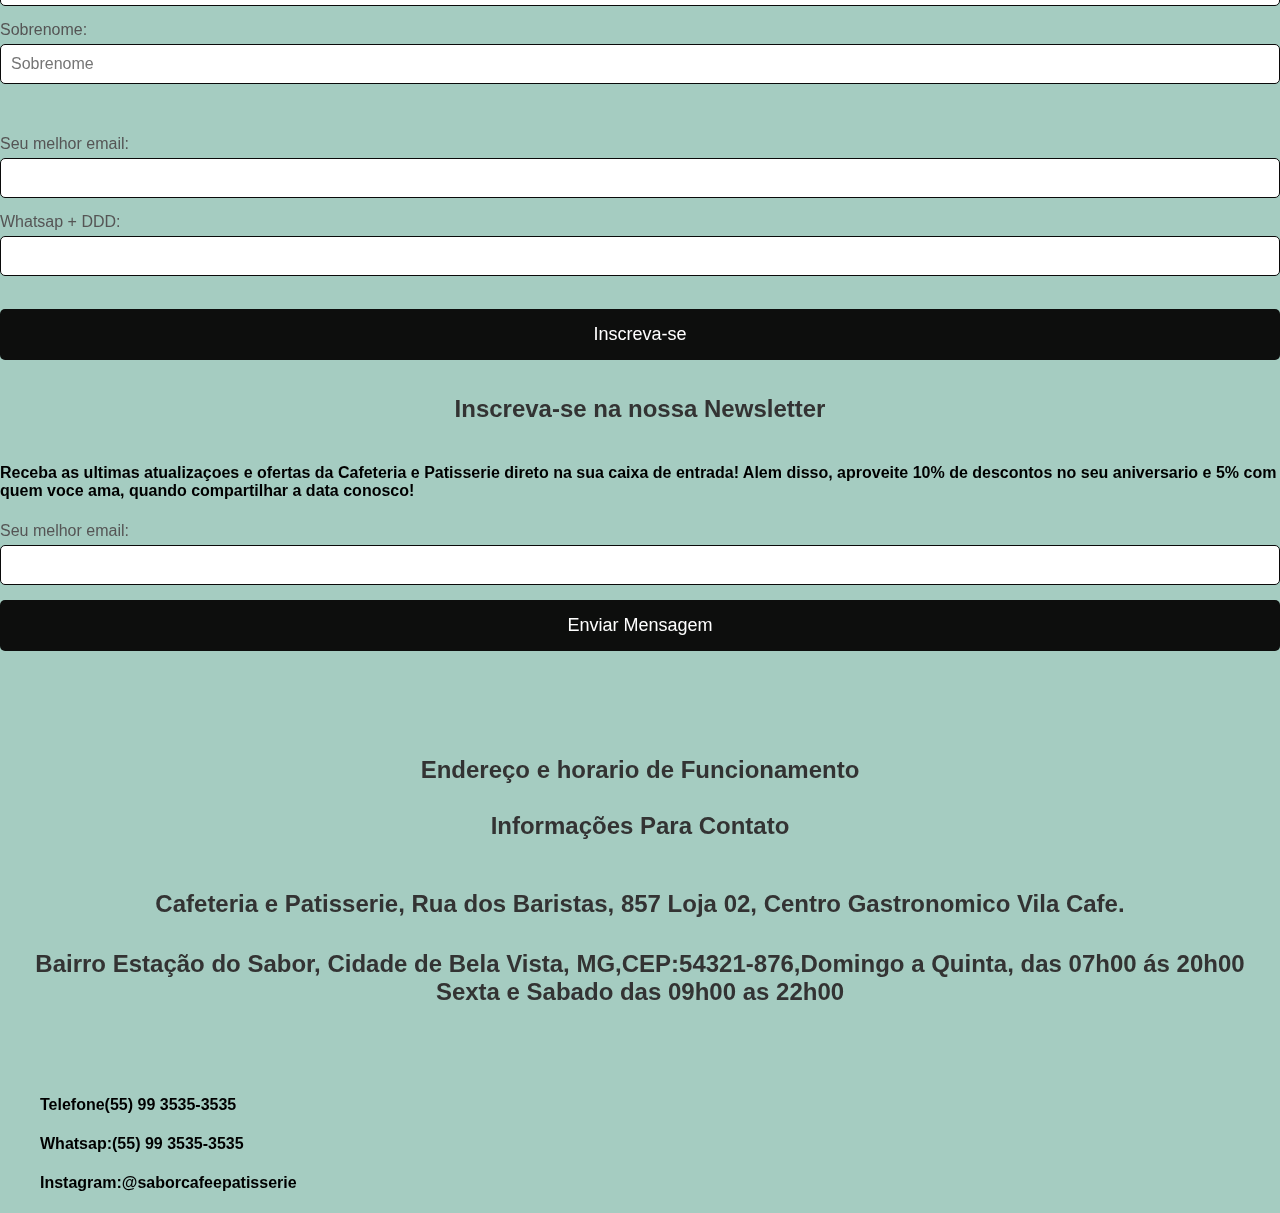
<file: index.html>
<!DOCTYPE html>
<html lang="en">
<head> 
    <meta charset="UTF-8">
    <meta name="viewport" content="width=device-width, initial-scale=1.0">
    <link href="style.css"rel='stylesheet'/>
    
</head>
<body>

    <header>
        <section>
           
            <div<p><h1>Cafeteria & Patisserie</p></div></h1>
            <div><p>Contato</p></div>
            <form action="">
                <label for="Nome">Nome:</label>
                <input type="text"id="Nome"placeholder='Nome'/>
                <label for="Sobrenome">Sobrenome:</label>
                <input type="text"id="Sobrenome"placeholder='Sobrenome'/>
                <br>
                <br>
                <label for="Seu melhor email">Seu melhor email:</label>
                <input type="Seu melhor email"id="Seu melhor email"none='seu melhor email'/>
                <label for="Whatsap + DDD">Whatsap + DDD:</label>
                <input type="tel"name="Telefone"id='telefone'/>
                <br>
                <input type="submit" value="Inscreva-se">

    <h2>Inscreva-se na nossa Newsletter</h2> 
    <h4>Receba as ultimas atualizaçoes e ofertas da Cafeteria e Patisserie direto na sua caixa de entrada! Alem disso, aproveite 10% de descontos no seu aniversario e 5% com quem voce ama, quando compartilhar a data conosco!</h4>  
    <form action="">
        <label for="Seu melhor email">Seu melhor email:</label>
        <input type="Seu melhor email"id="Seu melhor email"none='seu melhor email'/>
        <input type="submit" value="Enviar Mensagem">
        
    </form> 
</form>
<section>
    
    <p><h2>Endereço e horario de Funcionamento
        <br>
       <br> Informações Para Contato
    <section><div><p>
    <h4>Cafeteria e Patisserie, Rua dos Baristas, 857 Loja 02, Centro Gastronomico Vila Cafe.</h4>
<h4>Bairro Estação do Sabor, Cidade de Bela Vista, MG,CEP:54321-876,Domingo a Quinta, das 07h00 ás 20h00 Sexta e Sabado das 09h00 as 22h00</h4>
     </p></div></section></h2></p>
</section>
</section>
<nav>
<ul>
    
     </p></div></section>
     <H4>Telefone(55) 99 3535-3535</H4>
     <H4>Whatsap:(55) 99 3535-3535</H4>
     <H4>Instagram:@saborcafeepatisserie</H4>



             </li>
            </ul>
        </nav>

    </header>
</body>

</html>
<footer>    
    
</footer>
</file>
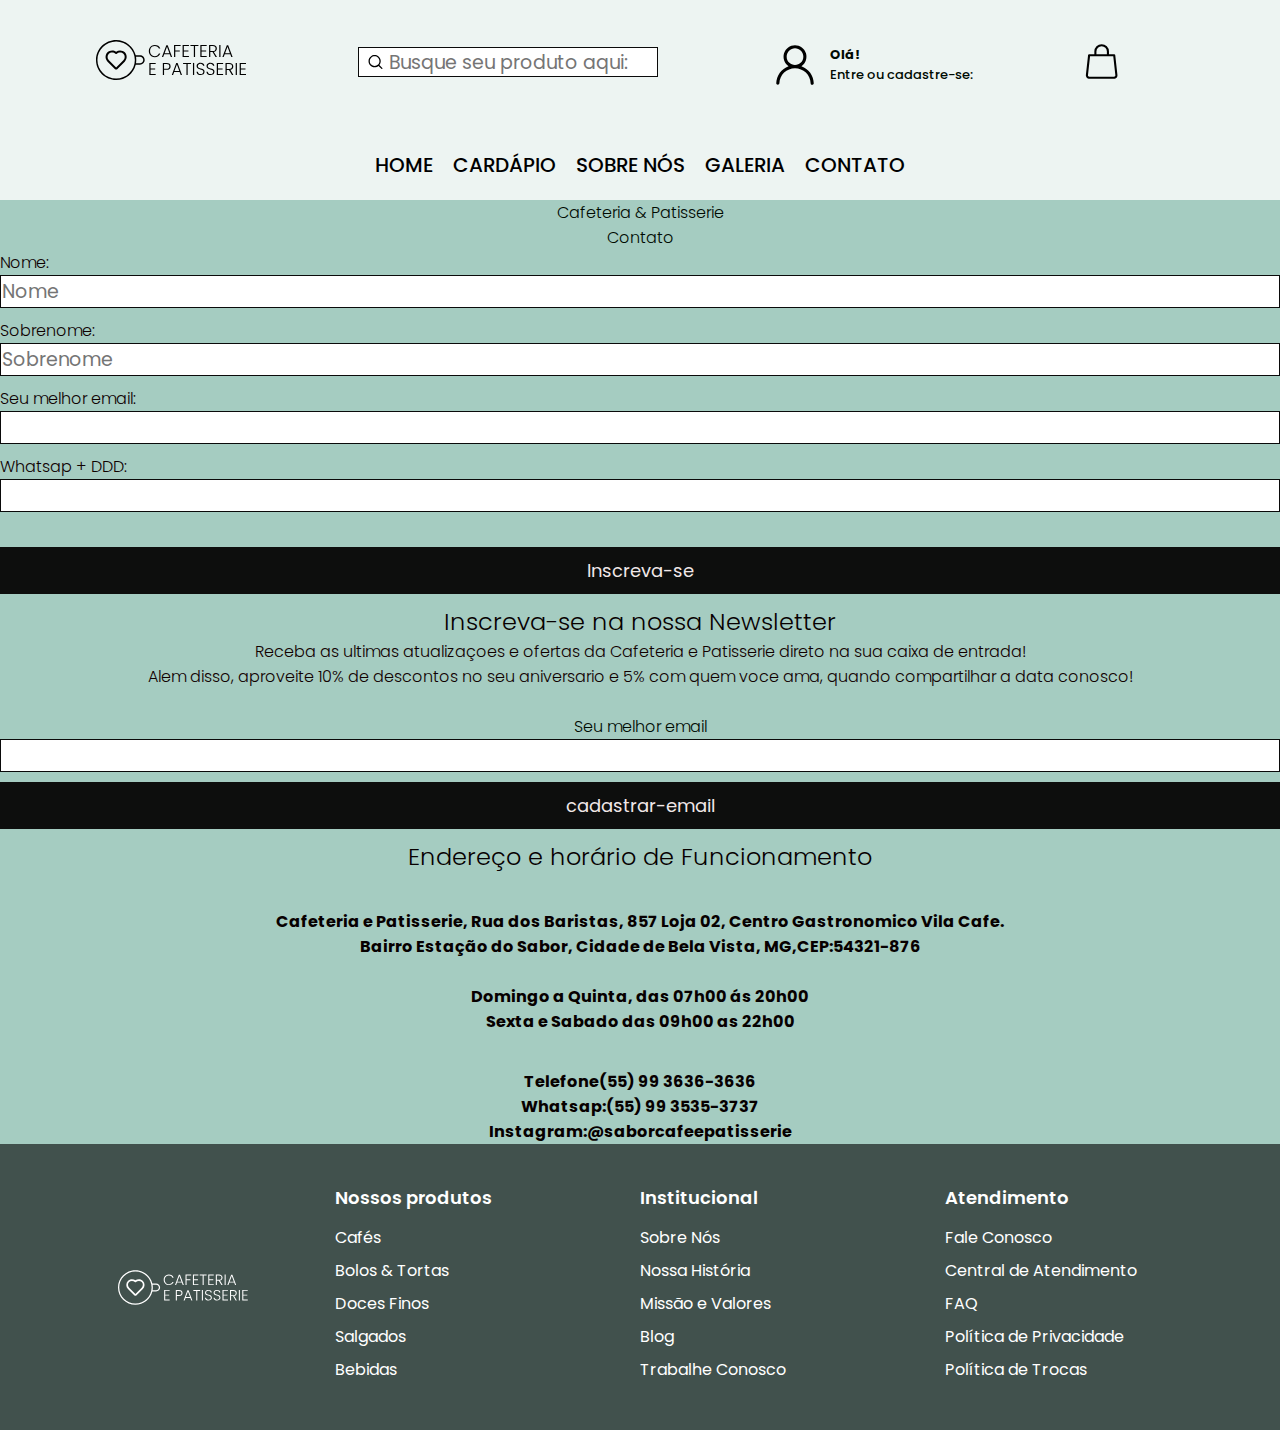
<file: contato.html>
<!DOCTYPE html>
<html lang="pt-br">

<head>
    <meta charset="UTF-8">
    <meta name="viewport" content="width=device-width, initial-scale=1.0">
    <title>Contato</title>
    <link rel="stylesheet" href="css/reset.css">
    <link rel="stylesheet" href="css/contato.css">
    <link rel="stylesheet" href="css/header.css">
    <link rel="stylesheet" href="css/footer.css">
    

    
 <body>
    <header></header>
    
<section class="section-body">
    <div class="body">
    </section>
    <section class="section-contato">

        <div class="titulo-contato"> 
            <h1>Cafeteria & Patisserie</h1>
            <p><h1>Contato</h1></p>
                </div>
            
     
                <form action="">
                <label for="Nome">Nome:</label>
                <input type="text" id="Nome" placeholder='Nome' />
                <label for="Sobrenome">Sobrenome:</label>
                <input type="text" id="Sobrenome" placeholder='Sobrenome' />
             
                
                <label for="Seu melhor email">Seu melhor email:</label>
                <input type="Seu melhor email" id="Seu melhor email" none='seu melhor email' />
                <label for="Whatsap + DDD">Whatsap + DDD:</label>
                <input type="tel" name="Telefone" id='telefone' />
                <br>
                <input type="submit" value="Inscreva-se">

                <h2>Inscreva-se na nossa Newsletter</h2>
                <h4>Receba as ultimas atualizaçoes e ofertas da Cafeteria e Patisserie direto na sua caixa de entrada!
                    <br>
                    Alem disso, aproveite 10% de descontos no seu aniversario e 5% com quem voce ama, quando
                    compartilhar a data conosco!</h4>
                    <br>
                <form action="">
                    <label for="Seu melhor email"><h1>Seu melhor email</h1></label>
                    <input type="Seu melhor email" id="Seu melhor email" none='seu melhor email' />
                    <input type="submit" value="cadastrar-email">

                </form>
            </form>
            <section>
    </div>


                <p>
                <h2>Endereço e horário de Funcionamento
                    <br>
                    <br>

                    <section class="titulo-informações">
                            <p>
                            <h6>Cafeteria e Patisserie, Rua dos Baristas, 857 Loja 02, Centro Gastronomico Vila Cafe.
                            </h6>
                            <h6>Bairro Estação do Sabor, Cidade de Bela Vista, MG,CEP:54321-876 
                                <br>
                                <br>Domingo a Quinta, das
                                07h00 ás 20h00 <br>Sexta e Sabado das 09h00 as 22h00</h6>
                                <br>
                            </p>
                        </div>
                        
                    </section>
                    <section class="informações-para-contato">
                        
                           <h6>Telefone(55) 99 3636-3636
                            <br>
                            Whatsap:(55) 99 3535-3737
                            <br>
                            Instagram:@saborcafeepatisserie</h6> 
                    </section>
                    </p>
                </div>
            </section>
            </h2>
            </p>
    </section>

    <footer></footer>
<script src="js/script.js"></script>
<script src="js/contato.js"></script>
</body>

</html>
</file>
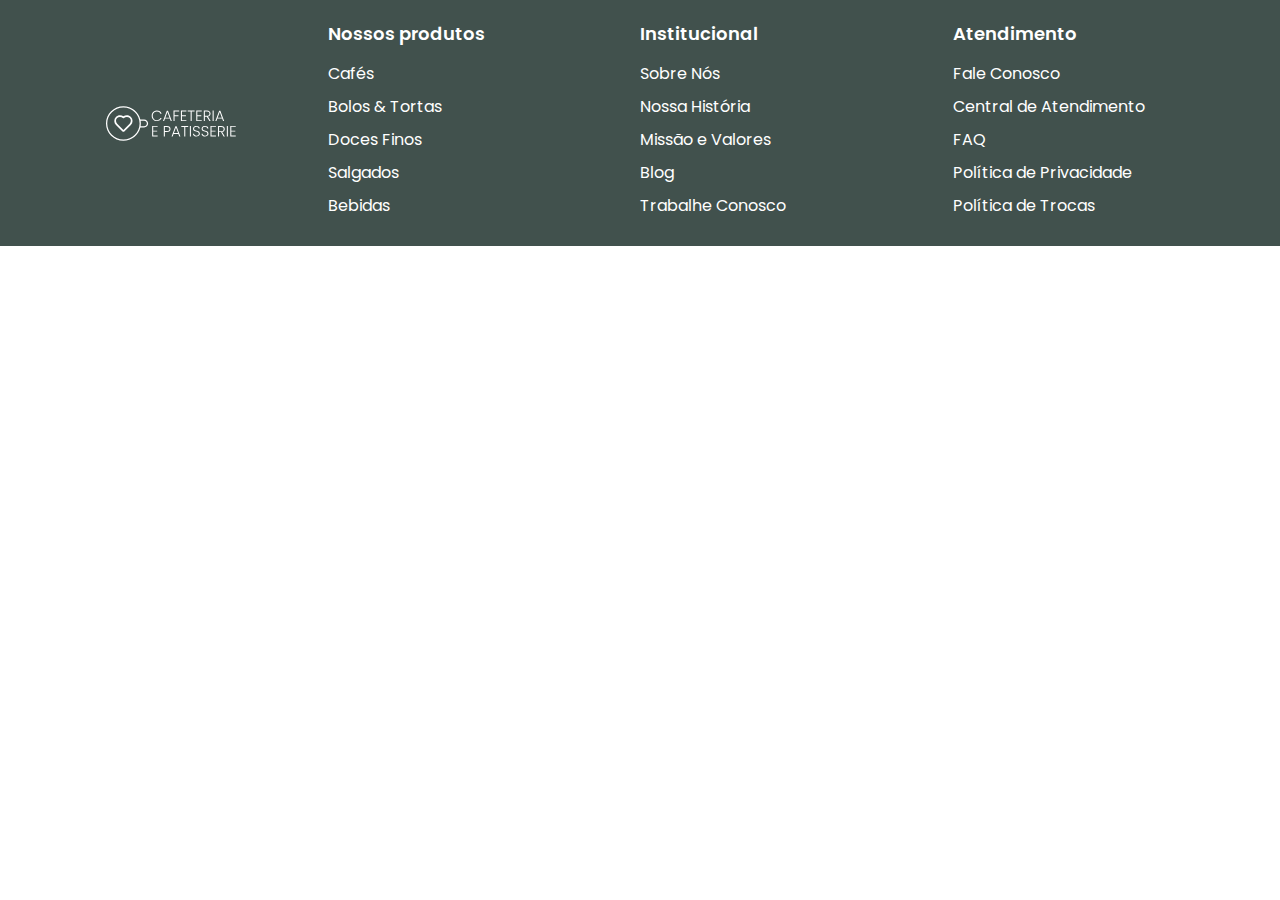
<file: footer.html>
<!DOCTYPE html>
<html lang="en">
<head>
    <meta charset="UTF-8">
    <meta name="viewport" content="width=device-width, initial-scale=1.0">
    <title>Footer</title>
    <link rel="stylesheet" href="css/reset.css">
    <link rel="stylesheet" href="css/footer.css">
</head>
<body>
    <footer>
        <div class="footer-container">
            <div class="footer-logo">
                <img src="images/logo-white.svg" class="svg-black" alt="Cafeteria e Patisserie Logo">
            </div>
            <div class="footer-column">
                <h3>Nossos produtos</h3>
                <ul>
                    <li><a href="#">Cafés</a></li>
                    <li><a href="#">Bolos & Tortas</a></li>
                    <li><a href="#">Doces Finos</a></li>
                    <li><a href="#">Salgados</a></li>
                    <li><a href="#">Bebidas</a></li>
                </ul>
            </div>
            <div class="footer-column">
                <h3>Institucional</h3>
                <ul>
                    <li><a href="#">Sobre Nós</a></li>
                    <li><a href="#">Nossa História</a></li>
                    <li><a href="#">Missão e Valores</a></li>
                    <li><a href="#">Blog</a></li>
                    <li><a href="#">Trabalhe Conosco</a></li>
                </ul>
            </div>
            <div class="footer-column">
                <h3>Atendimento</h3>
                <ul>
                    <li><a href="#">Fale Conosco</a></li>
                    <li><a href="#">Central de Atendimento</a></li>
                    <li><a href="#">FAQ</a></li>
                    <li><a href="#">Política de Privacidade</a></li>
                    <li><a href="#">Política de Trocas</a></li>
                </ul>
            </div>
        </div>
    </footer>
</body>
</html>
</file>
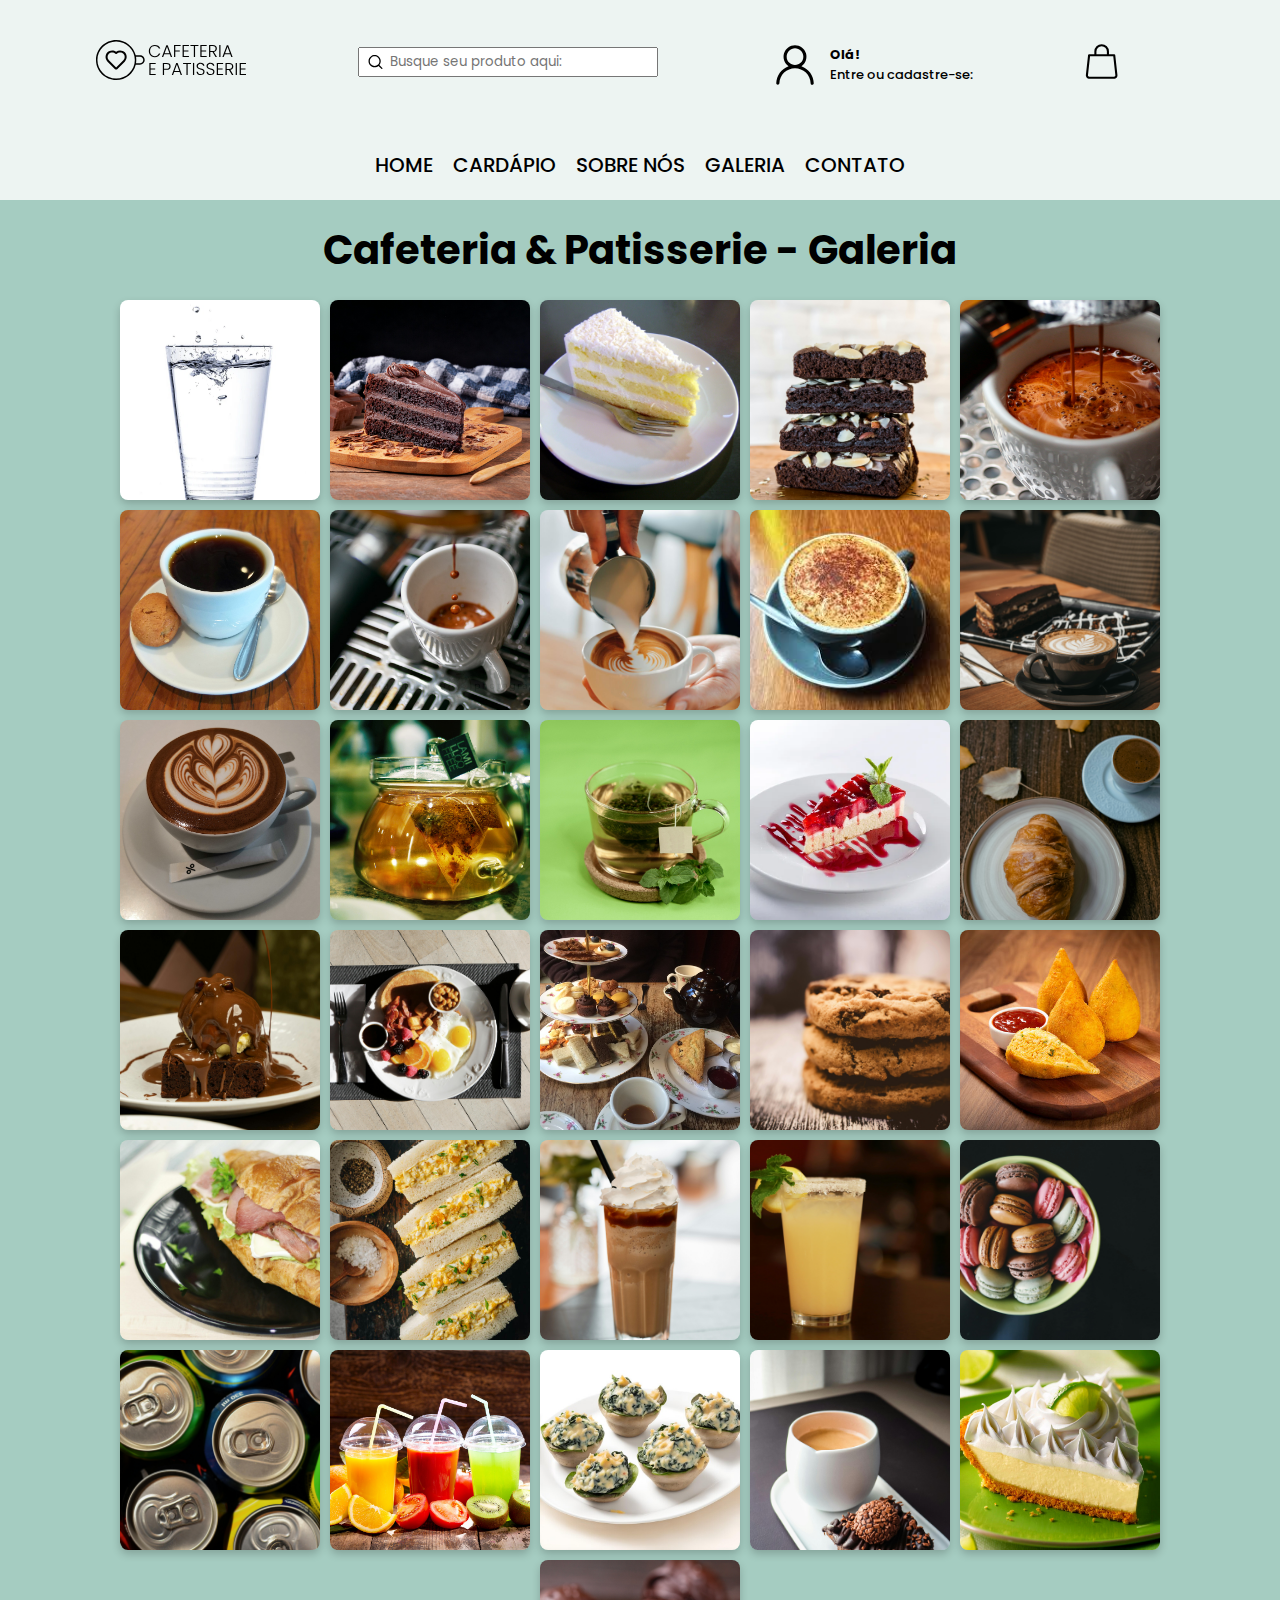
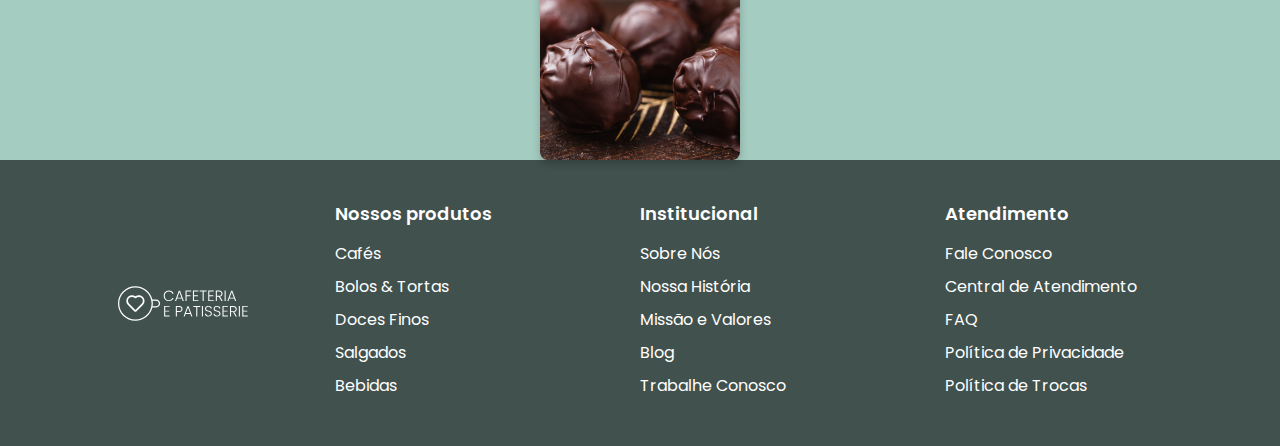
<file: galeria.html>
<!DOCTYPE html>
<html lang="pt-BR">
<head>
    <meta charset="UTF-8">
    <meta name="viewport" content="width=device-width, initial-scale=1.0">
    <title>Cafeteria & Patisserie | Galeria</title>
    <link rel="stylesheet" href="css/reset.css">
    <link rel="stylesheet" href="css/galeria.css">
</head>
<body>
    <!-- header -->
    <header></header>
    <div class="main-content">
        <h1>Cafeteria & Patisserie - Galeria</h1>
        <div class="gallery">
            <img src="images/menu/agua.webp" alt="Água">
            <img src="images/menu/bolo-chocolate.jpeg" alt="Bolo de Chocolate">
            <img src="images/menu/bolo-coco.jpg" alt="Bolo de Coco">
            <img src="images/menu/brownie.jpg" alt="Brownie">
            <img src="images/menu/cafe-americano.jpg" alt="Café Americano">
            <img src="images/menu/cafe-coado.jpg" alt="Café Coado">
            <img src="images/menu/cafe-espresso.jpg" alt="Café Espresso">
            <img src="images/menu/cafe-leite.jpg" alt="Café com Leite">
            <img src="images/menu/cafe-mocha.jpg" alt="Café Mocha">
            <img src="images/menu/cappuccino-cake.jpg" alt="Cappuccino Cake">
            <img src="images/menu/cappuccino.jpg" alt="Cappuccino">
            <img src="images/menu/cha-camomila.jpg" alt="Chá de Camomila">
            <img src="images/menu/cha-verde.jpeg" alt="Chá Verde">
            <img src="images/menu/cheesecake-morango.webp" alt="Cheesecake de Morango">
            <img src="images/menu/coffee-croissant.jpg" alt="Coffee Croissant">
            <img src="images/menu/combo-brownie.webp" alt="Combo Brownie">
            <img src="images/menu/combo-cafe.jpg" alt="Combo Café">
            <img src="images/menu/combo-cha.jpg" alt="Combo Chá">
            <img src="images/menu/cookie.jpg" alt="Cookie">
            <img src="images/menu/coxinha.jpg" alt="Coxinha">
            <img src="images/menu/croissant-salgado.jpg" alt="Croissant Salgado">
            <img src="images/menu/egg-sandwich.jpg" alt="Egg Sandwich">
            <img src="images/menu/iced-coffee.jpg" alt="Iced Coffee">
            <img src="images/menu/limonada.jpg" alt="Limonada">
            <img src="images/menu/macaron.jpg" alt="Macaron">
            <img src="images/menu/refrigerante.jpg" alt="Refrigerante">
            <img src="images/menu/sucos.jpg" alt="Sucos">
            <img src="images/menu/tartalete-espinafre.jpg" alt="Tartalete de Espinafre">
            <img src="images/menu/tea-brownie.jpg" alt="Tea Brownie">
            <img src="images/menu/torta-limao.jpg" alt="Torta de Limão">
            <img src="images/menu/trufa.jpg" alt="Trufa">
        </div>
    </div>
    <!-- footer -->
    <footer></footer>
    <script src="js/script.js"></script>
</body>
</html>
</file>
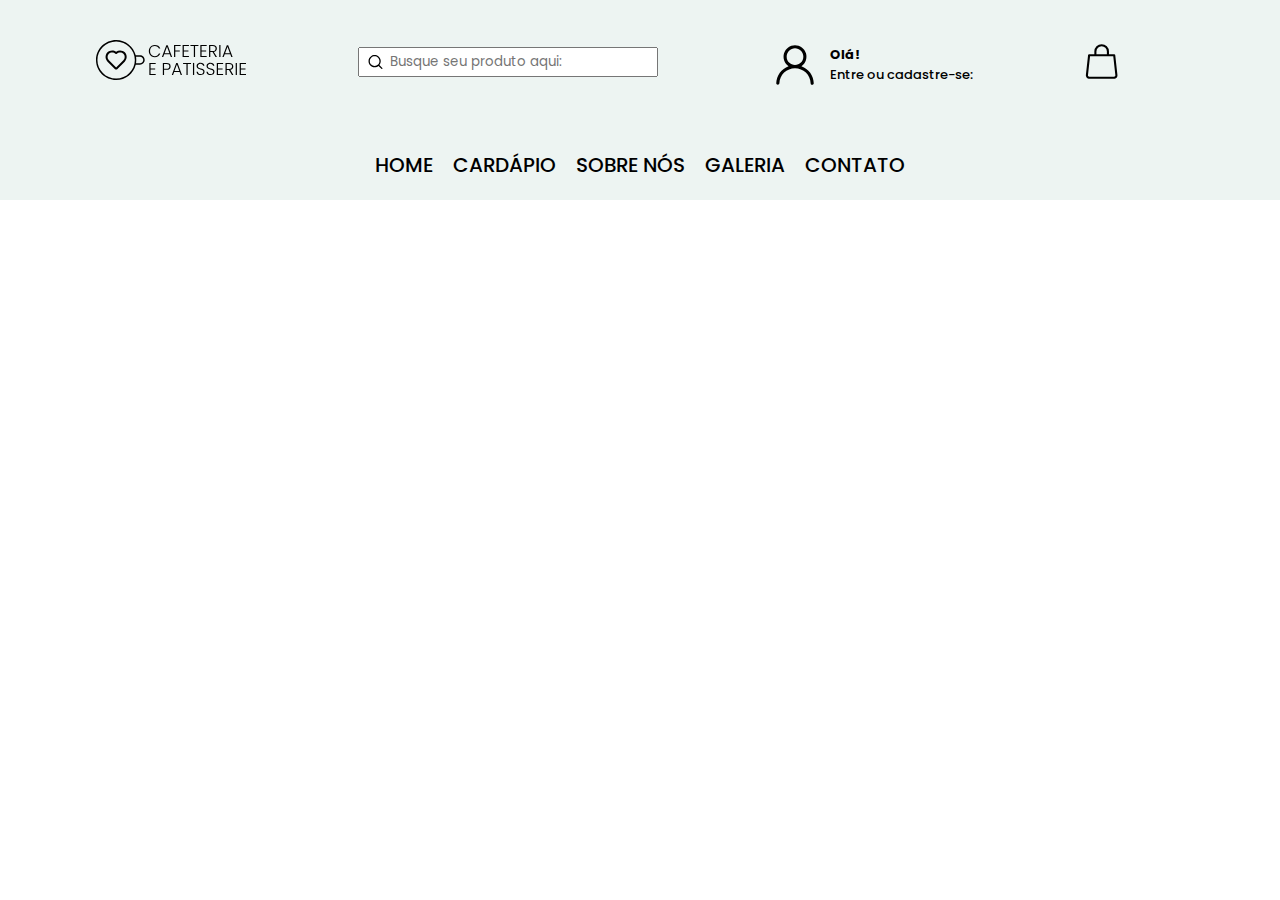
<file: header.html>
<!DOCTYPE html>
<html lang="pt-br">
<head>
    <meta charset="UTF-8">
    <meta name="viewport" content="width=device-width, initial-scale=1.0">
    <title>Header</title>
    <link rel="stylesheet" href="css/reset.css">
    <link rel="stylesheet" href="css/header.css">
</head>

<body>
    <!-- <header>
        <div class="header-nav">
            <div class="logotipo">
                <a href="home.html">
                    <img src="images/header/logo.svg" alt="logotipo da cafeteria">
                </a>
            </div>
          
            <div class="buscar-produto">
                <img src="images/header/pesquisa.svg" alt="Lupa" class="lupa">
                <input type="text" class="pesquisar" placeholder="Busque seu produto aqui:">
            </div>

            <div class="cadastrar">
                <a href="">
                    <img src="images/header/octicon_person-24.svg" alt="octicon_person-24">
                    <div class="cadastrar-email">
                        <p class="text-ola"><strong>Olá!</strong></p>
                        <p class="text-cadastrar">Entre ou cadastre-se: </p>
                    </div>
                </a>
            </div>
            <div class="bolsa-compra">
                <a href="menu.html">
                    <img src="images/header/Vector.svg" alt="bolsa de compra">
                </a>
            </div>
        </div>

        <div class="nav-pag">
            <ul>
                <li><a href="home.html">home</a></li>
                <li><a href="menu.html">cardápio</a></li>
                <li><a href="sobre.html">sobre nós</a></li>
                <li><a href="galeria.html">galeria</a></li>
                <li><a href="contato.html">contato</a></li>
            </ul>
        </div>
    </header> -->
    <header>
        <div class="header-nav">
            <div class="logotipo">
                <a href="home.html">
                    <img src="images/header/logo.svg" alt="logotipo da cafeteria">
                </a>
            </div>

            <div class="buscar-produto">
                <img src="images/header/pesquisa.svg" alt="Lupa" class="lupa">
                <input type="text" class="pesquisar" placeholder="Busque seu produto aqui:">
            </div>

            <!-- <div class="cadastrar">
                <a href="">
                    <img src="images/header/octicon_person-24.svg" alt="octicon_person-24">
                    <p class="text-ola"><strong>Olá!</strong></p>
                    <p class="text-cadastrar">Entre ou cadastre-se: </p>
                </a>
            </div> -->

            <div class="cadastrar">
                <a href="">
                    <img src="images/header/octicon_person-24.svg" alt="octicon_person-24">
                    <div class="textos">
                        <p class="text-ola"><strong>Olá!</strong></p>
                        <p class="text-cadastrar">Entre ou cadastre-se: </p>
                    </div>
                </a>
            </div>

            <div class="bolsa-compra">
                <a href="menu.html">
                    <img src="images/header/Vector.svg" alt="bolsa de compra">
                </a>
            </div>
        </div>

        <div class="nav-pag">
            <ul>
                <li><a href="home.html">home</a></li>
                <li><a href="menu.html">cardápio</a></li>
                <li><a href="sobre.html">sobre nós</a></li>
                <li><a href="galeria.html">galeria</a></li>
                <li><a href="contato.html">contato</a></li>
            </ul>
        </div>
    
</body>

</html>
</file>
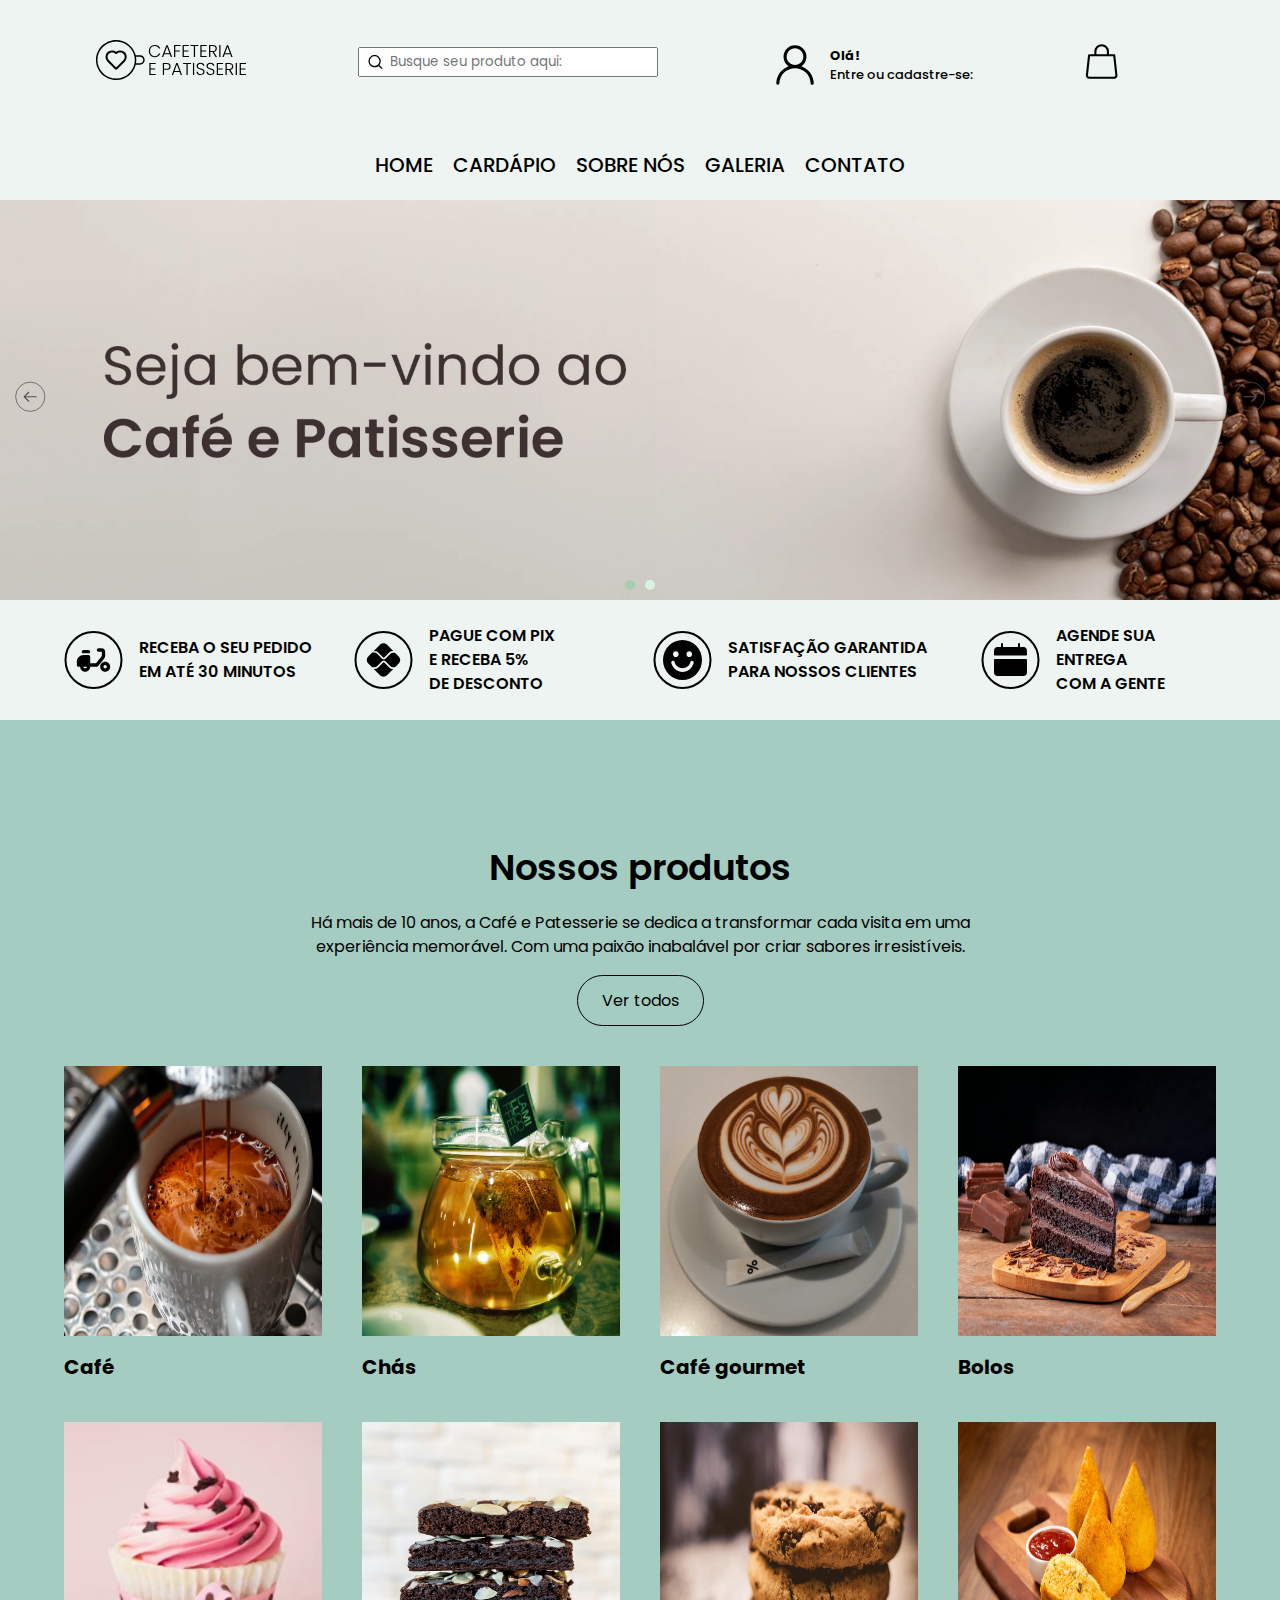
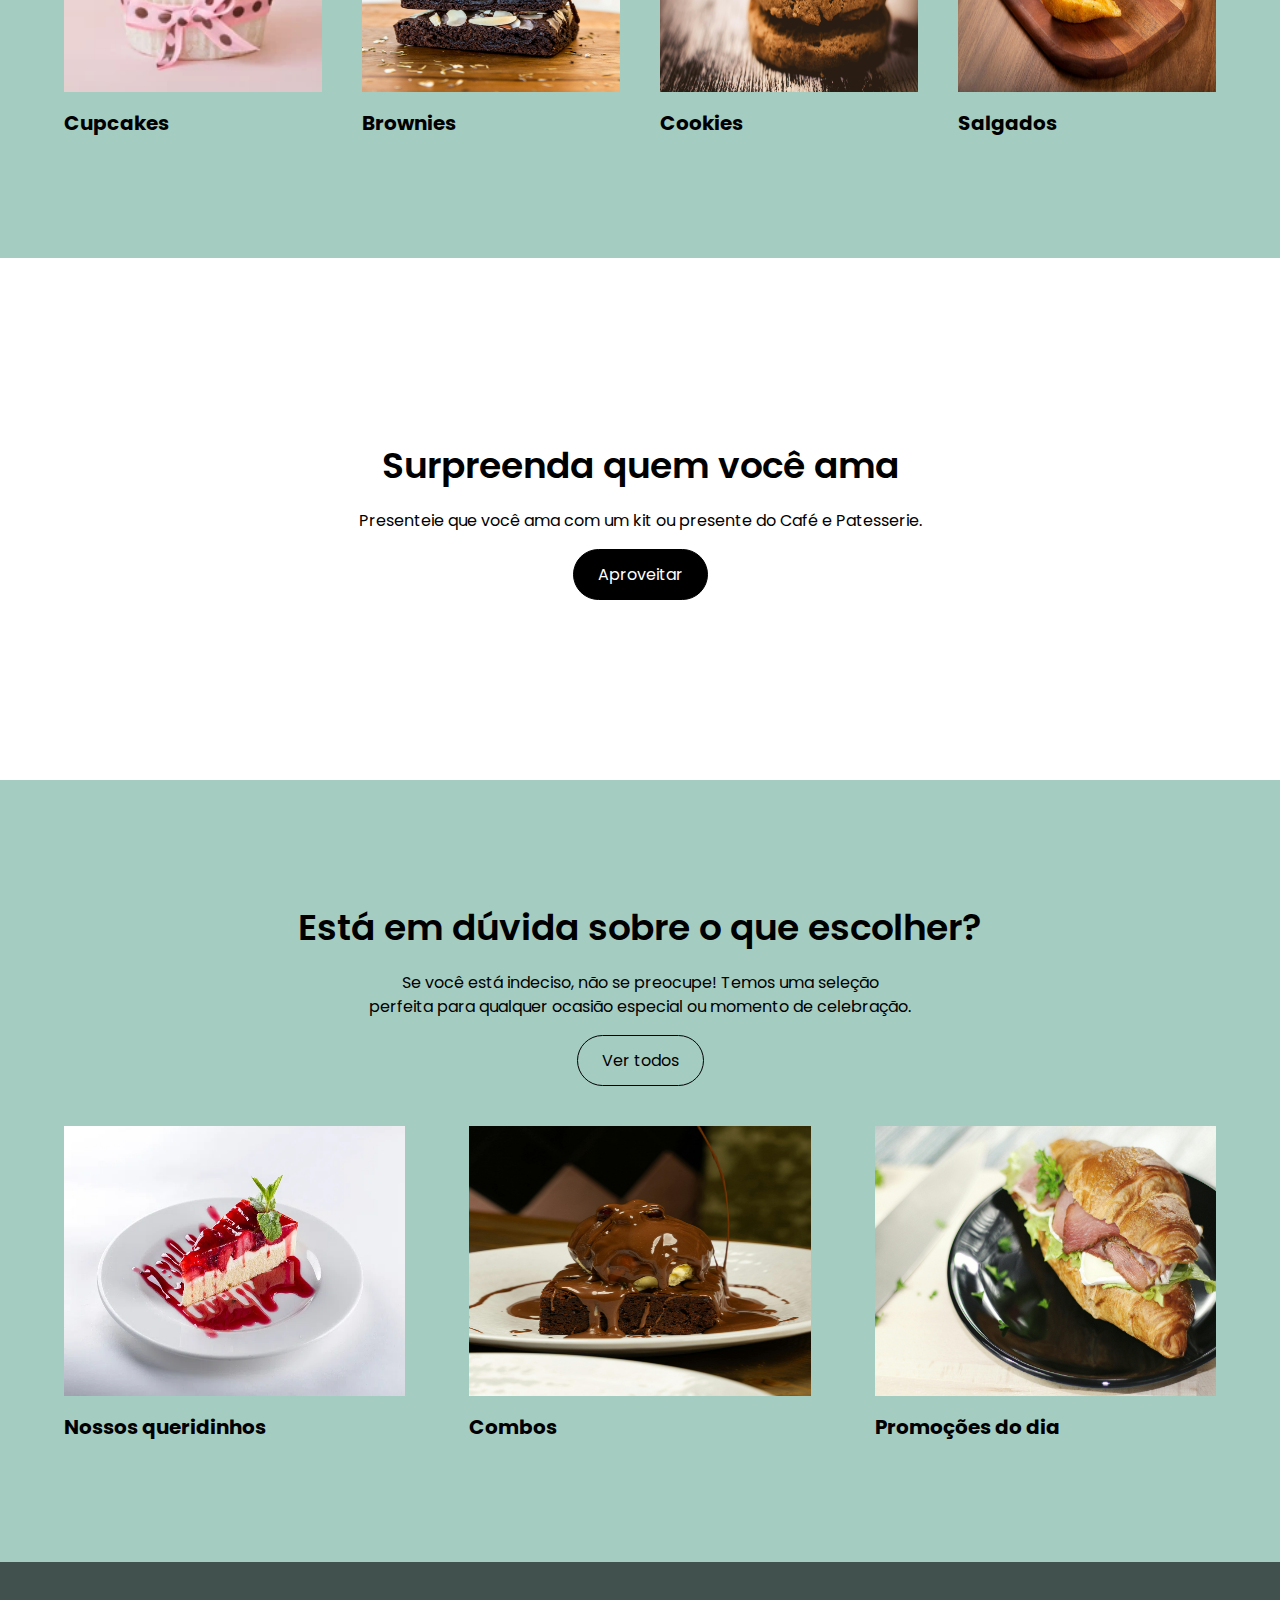
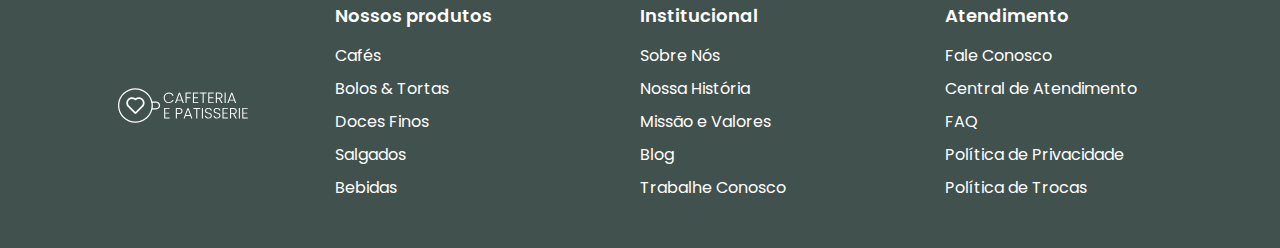
<file: home.html>
<!DOCTYPE html>
<html lang="pt-br">
<head>
    <meta charset="UTF-8">
    <meta name="viewport" content="width=device-width, initial-scale=1.0">
    <title>Cafeteria e Patisserie</title>
    <link rel="stylesheet" href="css/home.css">
    <link rel="stylesheet" href="css/reset.css">
    <link rel="stylesheet" href="css/footer.css">
    <link rel="stylesheet" href="css/header.css">
</head>
<body>

    <header></header>

    <div class="carousel">
        <div class="carousel-images">
            <img src="images/home/banner-home.webp" alt="Banner 1" class="carousel-image">
            <img src="images/home/banners-home-2.webp" alt="Banner 2" class="carousel-image">
        </div>
        <button class="carousel-button left" onclick="prevSlide()"><img src="images/prev.svg"></button>
        <button class="carousel-button right" onclick="nextSlide()"><img src="images/next.svg"></button>
        <div class="carousel-indicators" id="indicators"></div>
    </div>

    <section id="hero container">
        <header class="header">
            <div class="container" id="icons">

                <span class="icones">
                    <img src="images/icon-delivery.svg" alt="Delivery">
                    <span class="text-icons">
                        <p>RECEBA O SEU PEDIDO EM ATÉ 30 MINUTOS</p>
                    </span>
                </span>

                <span class="icones">
                    <img src="images/icon-pix.svg" alt="Pix"> 
                    <span class="text-icons">
                        <p>PAGUE COM PIX E RECEBA 5% DE DESCONTO</p>
                    </span>
                </span>

                <span class="icones">
                    <img src="images/icon-clientes.svg" alt="Clientes">
                    <span class="text-icons">
                        <p>SATISFAÇÃO GARANTIDA PARA NOSSOS CLIENTES</p>
                    </span>    
                </span>

                <span class="icones">
                    <img src="images/icon-agenda.svg" alt="Agendamento">
                    <span class="text-icons">
                        <p>AGENDE SUA ENTREGA COM A GENTE</p>
                    </span>      
                </span>

            </div>
        </header>

        <section id="nossos-produtos">
            <div class="container">
                <spam class="text-box">
                    <h1>Nossos produtos</h1>
                    <p>Há mais de 10 anos, a Café e Patesserie se dedica a transformar cada visita em uma experiência memorável. Com uma paixão inabalável por criar sabores irresistíveis.</p>
                    <a href="menu.html" class="btn" id="ver-todos">Ver todos</a>
                </spam>

                <div id="produtos">

                    <a href="menu.html#cafes"><spam class="produto">
                        <span class="img-prod" id="img-1-prod"><img src="images/menu/cafe-americano.jpg"></span>
                        <h3>Café</h3>
                        </spam>
                    </spam></a>

                    <a href="menu.html"><spam class="produto">
                        <span class="img-prod" id="img-2-prod"><img src="images/menu/cha-camomila.jpg"></span>
                        <h3>Chás</h3>
                        </spam>
                    </spam></a>

                    <a href="menu.html#cafes-gourmet"><spam class="produto">
                        <span class="img-prod" id="img-3-prod"><img src="images/menu/cappuccino.jpg"></span>
                        <h3>Café gourmet</h3>
                        </spam>
                    </spam></a>

                    <a href="menu.html#bolos-tortas"><spam class="produto">
                        <span class="img-prod" id="img-4-prod"><img src="images/menu/bolo-chocolate.jpeg"></span>
                        <h3>Bolos</h3>
                        </spam>
                    </spam></a>

                    <a href="menu.html#doces-finos"><spam class="produto">
                        <span class="img-prod" id="img-5-prod"><img src="images/menu/cupcake.webp"></span>
                        <h3>Cupcakes</h3>
                        </spam>
                    </spam></a>

                    <a href="menu.html#doces-finos"><spam class="produto">
                        <span class="img-prod" id="img-6-prod"><img src="images/menu/brownie.jpg"></span>
                        <h3>Brownies</h3>
                        </spam>
                    </spam></a>

                    <a href="menu.html#doces-finos"><spam class="produto">
                        <span class="img-prod" id="img-7-prod"><img src="images/menu/cookie.jpg"></span>
                        <h3>Cookies</h3>
                        </spam>
                    </spam></a>

                    <a href="menu.html#salgados"><spam class="produto">
                        <span class="img-prod" id="img-8-prod"><img src="images/menu/coxinha.jpg"></span>
                        <h3>Salgados</h3>
                        </spam>
                    </spam></a>

                </div>

            </div>
        </section>

        <section id="presente">
            <div class="container-2" id="presentes">
                <spam class="text-box">
                    <h1>Surpreenda quem você ama</h1>
                    <p>Presenteie que você ama com um kit ou presente do Café e Patesserie.</p>
                    <a href="menu.html" class="btn-2" id="aproveite">Aproveitar</a>
                </spam>
            </div>
        </section>

        <section id="especiais">

            <div class="container">
                <spam class="text-box">
                    <h1>Está em dúvida sobre o que escolher?</h1>
                    <p>Se você está indeciso, não se preocupe! Temos uma seleção perfeita para qualquer ocasião especial ou momento de celebração.</p>
                    <a href="menu.html" class="btn" id="ver-todos">Ver todos</a>
                </spam>

                <div id="produtos-especiais">

                    <a href="menu.html#nossos-queridinhos"><spam class="produto-especial">
                        <span class="prod-especial" id="esp-1-prod"><img src="images/menu/cheesecake-morango.webp"></span>
                        <h3>Nossos queridinhos</h3>
                        </spam></a>

                    <a href="menu.html#combos"><spam class="produto-especial">
                        <span class="prod-especial" id="esp-2-prod"><img src="images/menu/combo-brownie.webp"></span>
                        <h3>Combos</h3>
                        </spam></a>

                    <a href="menu.html"><spam class="produto-especial">
                        <span class="prod-especial" id="esp-3-prod"><img src="images/menu/croissant-salgado.jpg"></span>
                        <h3>Promoções do dia</h3>
                        </spam></a>
                </div>

            </div>

        </section>
        
    </section>

    <footer></footer>
    <script src="js/script.js"></script> 
    <script src="js/home.js"></script>
</body>
</html>
</file>
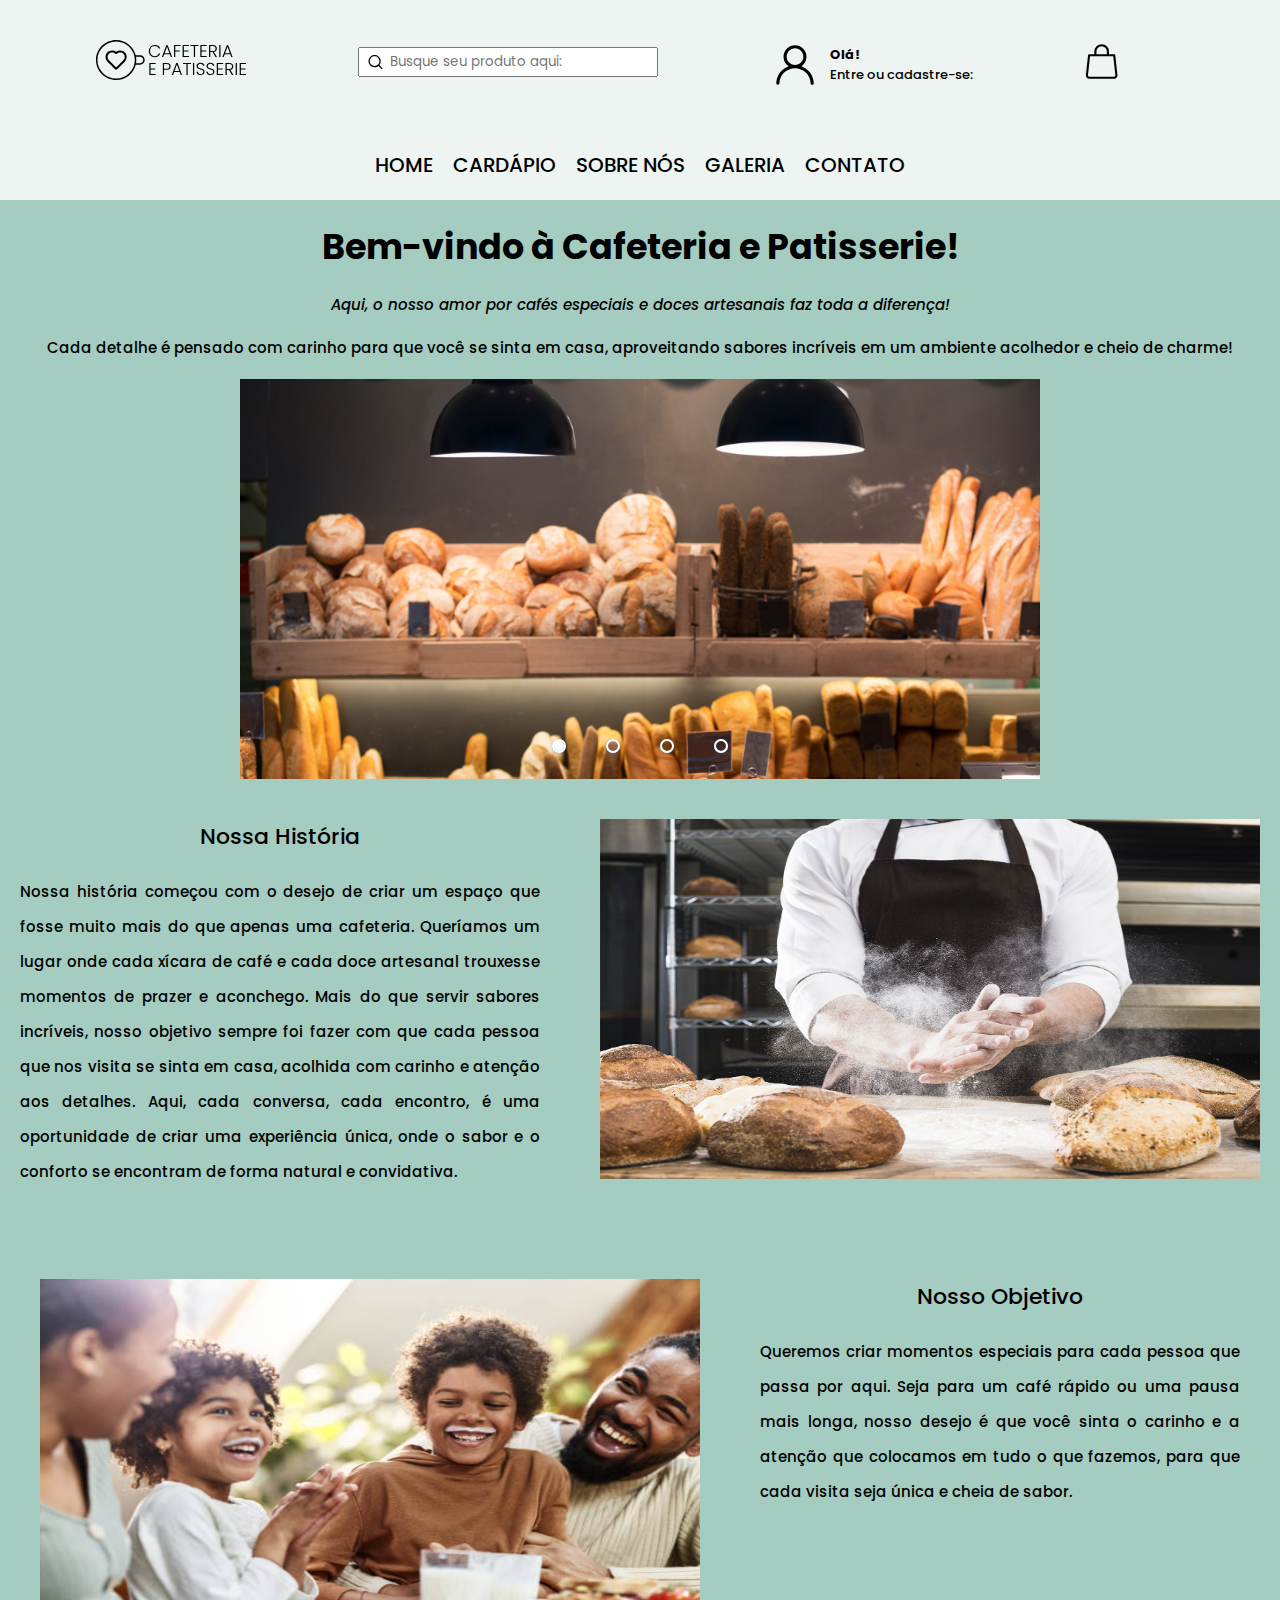
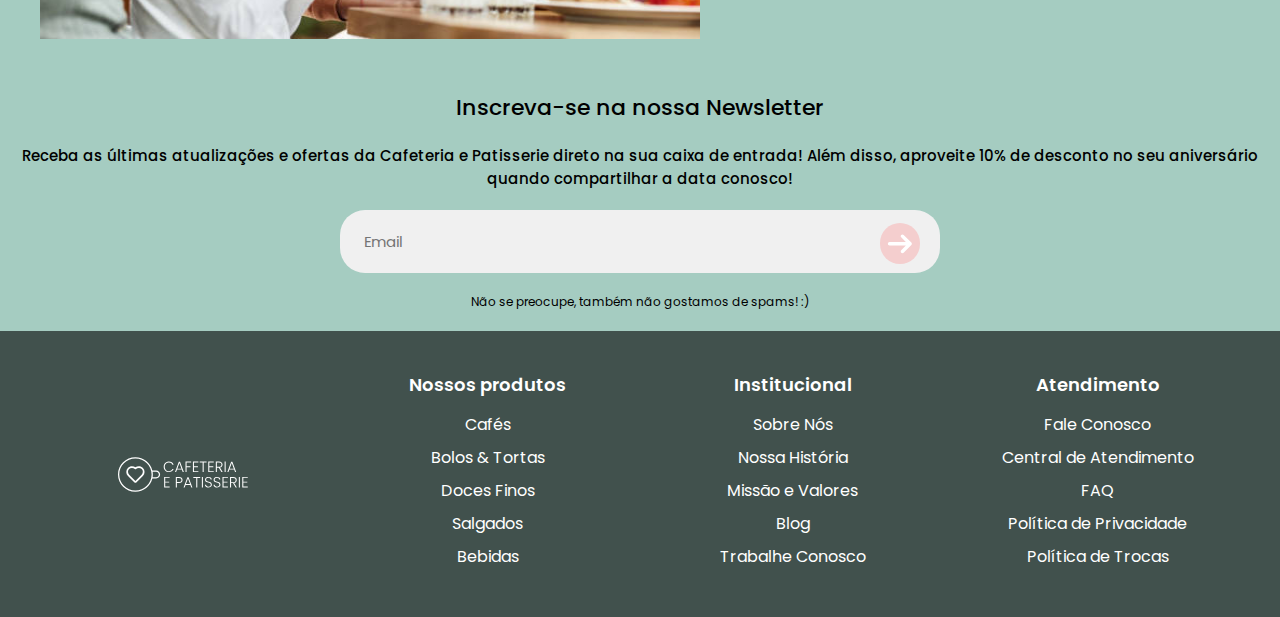
<file: sobre.html>
<!DOCTYPE html>
<html lang="pt-br">

<head>
    <meta charset="UTF-8">
    <meta name="viewport" content="width=device-width, initial-scale=1.0">
    <title>Cafeteria & Patisserie | Sobre Nós</title>
    <link rel="stylesheet" href="css/reset.css">
    <link rel="stylesheet" href="css/sobre-nos.css">
</head>

<body>
    <!-- header -->
    <header></header>
    <section>
        <div class="titulo-sobre-nos">
            <h1>Bem-vindo à Cafeteria e Patisserie!</h1>
            <p class="italico">Aqui, o nosso amor por cafés especiais e doces artesanais faz toda a diferença!</p>
            <p>Cada detalhe é pensado com carinho para que você se sinta em casa, aproveitando sabores incríveis em um
                ambiente acolhedor e cheio de charme!</p>
        </div>

        <!-- Início do carrossel -->
        <div class="slider">

            <div class="slides">
                <input type="radio" name="radio-btn" id="radio1">
                <input type="radio" name="radio-btn" id="radio2">
                <input type="radio" name="radio-btn" id="radio3">
                <input type="radio" name="radio-btn" id="radio4">

                <div class="slide primeiro">
                    <img src="images/sobre-nos/padaria.png" alt="imagem 1">
                </div>

                <div class="slide">
                    <img src="images/sobre-nos/padeiros.jpg" alt="imagem 2">
                </div>

                <div class="slide">
                    <img src="images/sobre-nos/mesa-cafe-manha.jpg" alt="imagem 3">
                </div>

                <div class="slide">
                    <img src="images/sobre-nos/pao3.jpg" alt="imagem 4">
                </div>

                <div class="auto-navegacao">
                    <div class="auto-btn1"></div>
                    <div class="auto-btn2"></div>
                    <div class="auto-btn3"></div>
                    <div class="auto-btn4"></div>
                </div>

            </div>

            <div class="manual-navegacao">
                <label for="radio1" class="manual-btn"></label>
                <label for="radio2" class="manual-btn"></label>
                <label for="radio3" class="manual-btn"></label>
                <label for="radio4" class="manual-btn"></label>
            </div>

        </div>
        <!-- Fim do carrossel -->
      
        <div class="nossa-historia">
            <div class="nossa-historia-texto">
                <h2>Nossa História</h2>
                <p>Nossa história começou com o desejo de criar um espaço que fosse muito mais do que apenas uma
                    cafeteria.
                    Queríamos um lugar onde cada xícara de café e cada doce artesanal trouxesse momentos de prazer e
                    aconchego. Mais do que servir sabores incríveis, nosso objetivo sempre foi fazer com que cada pessoa
                    que
                    nos visita se sinta em casa, acolhida com carinho e atenção aos detalhes. Aqui, cada conversa, cada
                    encontro, é uma oportunidade de criar uma experiência única, onde o sabor e o conforto se encontram
                    de
                    forma natural e convidativa.</p>
            </div>

            <div class="nossa-historia-imagem">
                <img src="images/sobre-nos/pao2.jpg" alt="padeiro sovando pao">
            </div>
        </div>



        <div class="nosso-objetivo">
            <div class="nosso-objetivo-imagem">
                <img src="images/sobre-nos/clientes.jpg" alt="clientes tomando cafe da manhã">
            </div>

            <div class="nosso-objetivo-texto">
                <h2>Nosso Objetivo</h2>
                <p>Queremos criar momentos especiais para cada pessoa que passa por aqui. Seja para um café rápido ou uma pausa mais longa, nosso desejo é que você sinta o carinho e a atenção que colocamos em tudo o que     fazemos, para que cada visita seja única e cheia de sabor.</p>
            </div>
        </div>


        <div class="inscricao-newsletter">
            <h1>Inscreva-se na nossa Newsletter</h1>
            <p>Receba as últimas atualizações e ofertas da Cafeteria e Patisserie direto na sua caixa de entrada! Além
                disso, aproveite 10% de desconto no seu aniversário quando compartilhar a data conosco!</p>
        </div>

        <!-- Inicio subscrever no email -->

        <form action="" class="formulario-email">
            <div class="assinatura-email">
                <button type="submit" class="botao-enviar">
                    <img src="images/sobre-nos/maki_arrow.svg" alt="">
                </button>
                <input type="text" placeholder="Email">
            </div>
        </form>

        <p class="assinatura-newsletter-rodape">Não se preocupe, também não gostamos de spams! :)</p>
        <!-- Fim subscrever no email -->
    </section>
    <!-- footer -->
    <footer></footer>
    <script src="js/script.js"></script> 
    <script src="js/sobre.js"></script>

</body>

</html>
</file>
<file: style.css>
section div p {
    
    font-family: sans-serif;
    color: black;
    font-size: 50px;
    
}
p, span, a {
    font-family: sans-serif;
    color: black;
    font-size: 90px;
}


  
 
    
    body {
        
        font-family: Arial, sans-serif;
        background-color: #a5ccc1;
        margin: 0;
        padding: 0;
        display: flex;
        justify-content: center;
        align-items: center;
        height: 100vh;
    }

    .container {
        background-color: white;
        padding: 30px;
        border-radius: 10px;
        box-shadow: 0 2px 10px rgba(0, 0, 0, 0.1);
        width: 100%;
        max-width: 600px;
    }

    h2 {
        text-align: center;
        margin-bottom: 20px;
        color: #333;
    }

    form {
        display: flex;
        flex-direction: column;
    }

    label {
        margin-bottom:5px;
        color: #555;
    }

    input, textarea {
        padding: 10px;
        margin-bottom: 15px;
        border: 1px solid #0a0a0a;
        border-radius: 5px;
        font-size: 16px;
    }

    input[type="submit"] {
        background-color: #0d0e0d;
        color: white;
        border: none;
        cursor: pointer;
        padding: 15px;
        font-size: 18px;
    }

    input[type="submit"]:hover {
        background-color: #218838;
    }
    .div
    {
        background-color: white;
        padding: 30px;
        border-radius: 10px;
        box-shadow: 0 2px 10px rgba(0, 0, 0, 0.1);
        width: 100%;
        max-width: 600px;
    }
</file>
<file: css/contato.css>
body{
    
    font-size: 2.25;
    background-color: #A5CCC1 ;
    display: center;
    width: 100vw;
    height: 100svh; 
    margin: 0;
    padding: 0%;
    
    
    
}

   
    h2 {
       font-size:2.5;
       font-weight: 300;
        text-align: center;
        color: #070000;
        
    }
  
 h4{
    font-size: 2.25;
    font-weight: 300;
    text-align: center;
     color: #110000;
     
 }
    form,label {
        font-size: medium;
        font-weight: 300;
        display: flex;
        flex-direction: column     
    }

    label {
        margin: bottom 10px;
        border-bottom-width: 20px;
        color: #0f0101;
       
    }
p,h1{
    font-size: medium;
    font-weight: 300;
    text-align: center;
    color: #000a02;
}


    input, textarea {
        padding: 1px;
        margin-bottom: 10px;
        border: 1px solid #0a0a0a;
        border-radius: 5%px;
        font-size: 19px;
        align-items: center;
    }

    input[type="submit"] {
        background-color: #0d0e0d;
        color: rgb(240, 231, 231);
        border: none;
        cursor: pointer;
        
        padding: 10px;
        font-size: 18px;
        border-bottom-width: 5px;
       
    }

    input[type="submit"]:hover {
        background-color: #218838;  
    }
    
    .erro {
        color: red;
        font-size: 0.9em;
        margin-top: 5px;
    }
</file>
<file: css/header.css>
header{
    background-color: #EDF4F2;
}

.header-nav {
    display: flex;
    flex-direction: row;
    padding: 40px;
    justify-content: space-around;
    box-sizing: border-box;
    flex-wrap: wrap;
}

.logotipo img{    
    height: 40px;
}

.buscar-produto{    
    font-size: 15px; 
    font-weight: 500;    
    position: relative;
    margin-top: 7px;
    flex: 1;
    max-width: 300px;
}

.buscar-produto .pesquisar{
    width: 100%;
    height: 30px;
    padding-left: 30px;
            
}

.buscar-produto .lupa{
    position: absolute;
    margin-top: 6px;    
    top: 20%;
    transform: translateY(-50%);
    width: 35px;
    height: 35px;
}

.cadastrar a {
    display: flex;
    align-items: center;
    text-decoration: none;
    color: black;
    max-width: 300px;
}

.cadastrar img {
    width: 50px;
    height: 50px;
}

.textos {
    display: flex;
    flex-direction: column;
    align-items: flex-start; 
    margin-left: 10px;
}

.text-ola, .text-cadastrar {
    font-size: 13px;
    font-weight: 500;
    margin: 0; 
    padding: 0;
}

.bolsa-compra {
    display: flex;
    align-items: center;
    flex: 1;
    max-width: 100px;
}

.bolsa-compra img{
    width: 35px;
    height: 35px;   
}

.nav-pag ul{
    display: flex;
    flex-direction: row;
    list-style-type: none;
    padding: 20px;
    gap: 20px;
    justify-content: center;
    font-size: 20px; 
    font-weight: 500;
    flex-wrap: wrap;
}

.nav-pag a {
    text-decoration: none;
    text-transform: uppercase;
    color: black;    
}

/* Media Queries */
@media (max-width: 768px) {
    .header-nav {
        flex-direction: column;
        align-items: center;
    }

    .buscar-produto {
        margin-top: 10px;
        max-width: 100%;
    }

    .cadastrar {
        margin-top: 10px;
    }

    .bolsa-compra {
        margin-top: 10px;
    }
}
</file>
<file: css/footer.css>
footer {
    background-color: #41514D;
    color: #fff;
    padding: 20px 15px;
}

.footer-container {
    max-width: 1440px;
    margin: 0 auto;
    display: flex;
    justify-content: space-between;
    flex-wrap: wrap;
}

.footer-logo {
    flex: 0 0 25%;
    display: flex;
    align-items: center;
    justify-content: center;
}

.footer-column {
    flex: 0 0 25%;
}

.footer-column h3 {
    font-size: 18px;
    font-weight: 600;
    margin-bottom: 14px;
}

.footer-column ul {
    list-style: none;
}

.footer-column ul li {
    margin-bottom: 8px;
}

.footer-column ul li a {
    color: #fff;
    text-decoration: none;
}

.footer-column ul li a:hover {
    text-decoration: underline;
}

/* Media Queries */
@media (max-width: 768px) {
    .footer-logo {
        flex: 0 0 100%;
        margin-bottom: 20px;
    }
    .footer-column {
        flex: 0 0 33.33%; 
    }
}

@media (max-width: 480px) {
    .footer-logo, .footer-column {
        flex: 0 0 100%; 
        text-align: center;
    }
    .footer-column {
        margin-bottom: 20px;
    }
}
</file>
<file: css/galeria.css>
/* Fundo da página */
body {
    background-color: #A5CCC1;
}

.main-content {
    display: flex; /* Adicionado para centralizar o conteúdo */
    flex-direction: column; /* Mantém o layout em coluna */
    align-items: center; /* Centraliza os itens horizontalmente */
    width: 100%;
}

/* Título (h1) */
h1 {
    color: #4154D;
    font-size: 2.5rem;
    margin: 20px;
}

/* Galeria de imagens */
.gallery {
    display: flex;
    flex-wrap: wrap;
    justify-content: center; /* Mantém a centralização das imagens */
    gap: 10px;
    width: 100%;
    max-width: 1200px;
}

.gallery img {
    width: 200px; /* Define uma largura fixa para todas as imagens */
    height: 200px; /* Define uma altura fixa para todas as imagens */
    object-fit: cover; /* Garante que a imagem se ajuste dentro do espaço sem distorção */
    border-radius: 8px; /* Bordas arredondadas */
    box-shadow: 0 4px 8px rgba(0, 0, 0, 0.2);
    transition: transform 0.3s ease;
}

/* Estilo ao passar o mouse sobre as imagens */
.gallery img:hover {
    transform: scale(1.1);
    border: 2px solid #FACECE;
}
</file>
<file: css/home.css>
p{
    text-wrap: balance;
    line-height: 1.5em;
}

h1{
    font-size: 2.25rem;
    font-weight: 1.5em;
}

h2{
    font-size: 1.5rem;
    font-weight: 1.5em;
}

h3{
    font-size: 1.25rem;
    font-weight: 1.5em;
}

a{
    text-decoration: none;
    color: #000;
}

.carousel {
    position: relative;
    max-width: 100%;
    height: fit-content;
    overflow: hidden;
    padding: 0;
}

.carousel-images {
    display: flex;
    transition: transform 0.5s ease-in-out;
    height: 100%;
    width: 100%;
}

.carousel-image {
    min-width: 100%;
    height: 100%;
    object-fit: cover;
}

.carousel-button {
    position: absolute;
    width: 40px;
    height: 40px;
    top: 50%;
    transform: translateY(-50%);
    background-color: transparent;
    border: none;
    cursor: pointer;
    font-size: 18px;
    z-index: 10;
}

.carousel-button.left {
    left: 10px;
}

.carousel-button.right {
    right: 10px;
}

.carousel-indicators {
    display: flex;
    justify-content: center;
    position: absolute;
    bottom: 10px;
    width: 100%;
    z-index: 10;
}

.carousel-indicator {
    width: 10px;
    height: 10px;
    background-color: #dbf1e0;
    border-radius: 50%;
    margin: 0 5px;
    cursor: pointer;
    transition: background-color 0.3s;
    mix-blend-mode: difference !important;
}

.carousel-indicator.active {
    background-color: #a7ceaf;
}

#nossos-produtos, #especiais{
    background-color: #A5CCC1;
}

#icons{
    display: flex;
    flex-direction: row !important;
}


.container{
    width: 90%;
    max-width: 1280px;
    margin: 0 auto;
}

.container-banner{
    position: relative;
    width: 100%;
    max-height: 590px;
}

.container-banner img{
    position: relative;
    width: 100%;
    background-size: contain;
}

#hero .header .container{
    display: flex;
    align-items: center;
    justify-content: space-between;
}

#hero{
    width: 100%;
    height: 750px;
}

#right{
    display: flex;
    justify-content: center;
    justify-content: space-between;
}

#menu{
    padding: 32px 0px;
    border-bottom: 1px solid #D9D9D9;
    background-color: #fff;
}

#banners{
    width: 100%;
    height: 550px;
    background-image: url(assets/bg-desktop.png);
    background-image: cover;
}

.icones{
    display: flex;
    align-items: center;
}

.icones p{
    font-size: 1rem;
    line-height: 1.5em;
    font-weight: 600;
    text-wrap: balance;
}

.icones img{
    padding-right: 16px;
}

#icons{
    padding: 24px 0px;
    justify-content: space-between;
    gap: 24px;
}

.login-usuario {
    display: flex;
    align-items: center;
    padding-right: 64px;
}

.icon {
    margin-right: 10px;
}

.icon img{
    height: 36px;
    width: 36px;
}

.icon-2 img{
    vertical-align: middle !important;
    height: 36px;
    width: 36px;
}

.text p {
    margin: 0;
    font-size: 14px;
    font-weight: bold;
}

.text a {
    color: #555;
    text-decoration: none;
    font-size: 14px;
}

.text a:hover {
    text-decoration: underline;
}

#nossos-produtos .container{
    display: flex;
    flex-direction: column;
    text-align: center;
    padding: 120px 0;
}

.text-box{
    display: flex;
    text-align: center;
    flex-direction: column;
    justify-content: center;
    align-items: center;
    gap: 16px;
    align-self: stretch;
}

.text-box h1{
    font-weight: 600;
}

.btn{
    transition: 0.4s ease;
    padding: 12px 24px;
    border-radius: 100px;
    border: 1px solid #000;
    text-align: center;
}

.btn:hover{
    transition: 0.4s ease;
    background: #000;
    border-radius: 100px;
    border: 1px solid #fff;
    color: #fff;
}

.btn-2{
    transition: 0.4s ease;
    padding: 12px 24px;
    background: #000;
    border-radius: 100px;
    border: 1px solid #000;
    text-align: center;
    color: #fff;
}

.btn-2:hover{
    transition: 0.4s ease;
    background: #fff;
    border-radius: 100px;
    border: 1px solid #000;
    color: #000;
}

#nossos-produtos #produtos{
    width: 100%;
    max-width: 1280px;
    display: grid;
    grid-template-columns: 1fr 1fr 1fr 1fr;
    gap: 40px;
    padding-top: 40px;
}

.produto{
    display: flex;
    flex-direction: column;
    width: 100%;
    text-align: start;
    gap: 16px;
}

.img-prod{
    display: flex;
    width: 100%;
    height: 270px;
    background-color: #555;
    box-sizing: border-box;
    overflow-x: hidden;
}

.img-prod img{
    position: relative;
    width: 100%;
    background-size: cover;
}

#img-1-prod{
    background-size: cover;
}

#esp-prod-1{
    background-size: cover;
}

.img-prod img{
    position: relative;
    width: 100%;
    background-size: cover;
}

#presentes{
    width: 100%;
    padding: 180px 0px;
    background: #fff;
}

#especiais .container{
    padding: 120px 0px;
}

#especiais .container .text-box p{
    max-width: 800px;
}

#produtos-especiais{
    padding-top: 40px;
    display: grid;
    grid-template-columns: 1fr 1fr 1fr;
    gap: 64px;
}

.produto-especial{
    display: flex;
    flex-direction: column;
    width: 100%;
    text-align: start;
    gap: 16px;
}

.prod-especial{
    display: flex;
    width: 100%;
    height: 270px;
    background-color: #666;
    box-sizing: border-box;
}

.prod-especial img{
    width: 100%;
    box-sizing: border-box;
}
</file>
<file: css/sobre-nos.css>
body{
    text-align: center;
    width: 1440px;    
    background-color: #A5CCC1;
    width: 100%;
    /* height: 100%; */
    /* display: flex; */
    margin: 0 auto;    
}

section{
    width: 100%;
    max-width: 1440px;
    margin: 0 auto; 
}

.titulo-sobre-nos h1, p{
    margin: 20px 0px 20px 0px;
}

.titulo-sobre-nos h1{
    font-weight: 700;
    font-size: 35px;
}

.italico{
    font-style: italic;
    font-size: 15px;
    font-weight: 500;
}

/* Estilização carrossel */

.slider{
    margin: 0 auto;
    width: 800px;
    height: 400px;
    overflow: hidden; /* mostrar apenas a 1ª imagem */    
}

.slides{
    width: 400%;
    height: 400px;
    display: flex;
}

.slides input{
    display: none;
}

.slide{
    width: 25%;
    position: relative;
    transition: 2s;
}

.slide img{
    width: 800px;
}

.manual-navegacao{
    position: absolute;
    width: 800px;
    margin-top: -40px;
    display: flex;
    justify-content: center;
}

.manual-btn{
    border: 2px solid #fff; /* mudar cor */
    padding: 5px;
    border-radius: 10px;
    cursor: pointer;/* tentar mudar cursor */
    transition: 1s;
}

.manual-btn:not(:last-child){ /* afastar os botões */
    margin-right: 40px;    
}

.manual-btn:hover{ /* ao passar mousse encima do botão muda a cor*/
    background-color: #fff;
}

#radio1:checked ~ .primeiro{
    margin-left: 0;
}
#radio2:checked ~ .primeiro{
    margin-left: -25%;
}

#radio3:checked ~ .primeiro{
    margin-left: -50%;
}

#radio4:checked ~ .primeiro{
    margin-left: -75%;
}

.auto-navegacao div{
    border: 2px solid #20a6ff;
    padding: 5px;
    border-radius: 10px;
    cursor: pointer;
    transition: 1s;
}

.auto-navegacao{
    position: absolute;
    width: 800px;
    margin-top: 360px;
    display: flex;
    justify-content: center;
}

.auto-navegacao div:not(:last-child){
    margin-right: 40px;
}

/*o nosso label é radio1 igual do nosso input id radio1 por isso ele consegue fazer essa conexão*/
#radio1:checked ~ .auto-navegacao .auto-btn1{ 
    background-color: #fff;
}
#radio2:checked ~ .auto-navegacao .auto-btn2{
    background-color: #fff;
}
#radio3:checked ~ .auto-navegacao .auto-btn3{
    background-color: #fff;
}
#radio4:checked ~ .auto-navegacao .auto-btn4{
    background-color: #fff;
}
/* Fim Estilização carrossel */

.nossa-historia h2, .nosso-objetivo h2{
    font-weight: 500;
    font-size: 22px;
    display: flex;
}

.nossa-historia p, .nosso-objetivo p{
    font-weight: 500;
    font-size: 15px;
    display: flex;
    /* align-self: center; */
}

.nossa-historia {
    display: flex;
    flex-direction: row;    
    gap: 20px;    
    box-sizing: border-box;
    margin-top: 20px;
}

.nossa-historia-texto{
    display: flex;
    flex-direction: column;
    text-align: justify;
    align-items: center;
    padding: 20px;
    line-height: 35px;
}

.nossa-historia-imagem img{
    width: 700px;
    height: 400px;
    padding: 20px;
  }

  .nosso-objetivo{
    display: flex;
    flex-direction: row;    
    gap: 20px;    
    padding: 20px;
    line-height: 35px;
}

.nossa-historia-imagem img{
    width: 700px;
    height: 400px;
    padding: 20px;
  }

  .nosso-objetivo{
    display: flex;
    flex-direction: row;    
    gap: 20px;    
    box-sizing: border-box;
    margin-top: 10px;   
}


  .nosso-objetivo-texto{
    display: flex;
    flex-direction: column;
    text-align: justify;
    align-items: center;
    padding: 20px;
    line-height: 35px;
  }
  
  .nosso-objetivo-imagem img{    
    width: 700px;
    height: 400px;
    padding: 20px;
  }

  .inscricao-newsletter h1{
    font-weight: 500;
    font-size: 22px;
  }
  .inscricao-newsletter p{
    font-weight: 500;
    font-size: 15px;
  }
    
.formulario-email{
    position: relative;    
}

.assinatura-email input{
    width: 600px;    
    border: none; 
    outline: none;
    box-shadow: none;
    padding: 20px 24px;
    font-size: 15px;
    background-color: #f0f0f0;
    border-radius: 25px;
}
  
.botao-enviar{
    position: absolute;
    cursor: pointer;           
    border: none;    
    top: 20%;    
    transform: translateY(-50%);
} 

.botao-enviar img{
    position: fixed;
    background-color: #F4CECE;
    border-radius: 40px;
    padding: 7px;
    width: 40px;
    left:  540px;
}

.assinatura-newsletter-rodape{
    font-size: 12px;
}

@media (max-width: 768px) {
    .nossa-historia-imagem img, .nosso-objetivo-imagem img{
        width: 300px;             
      }
}
</file>
